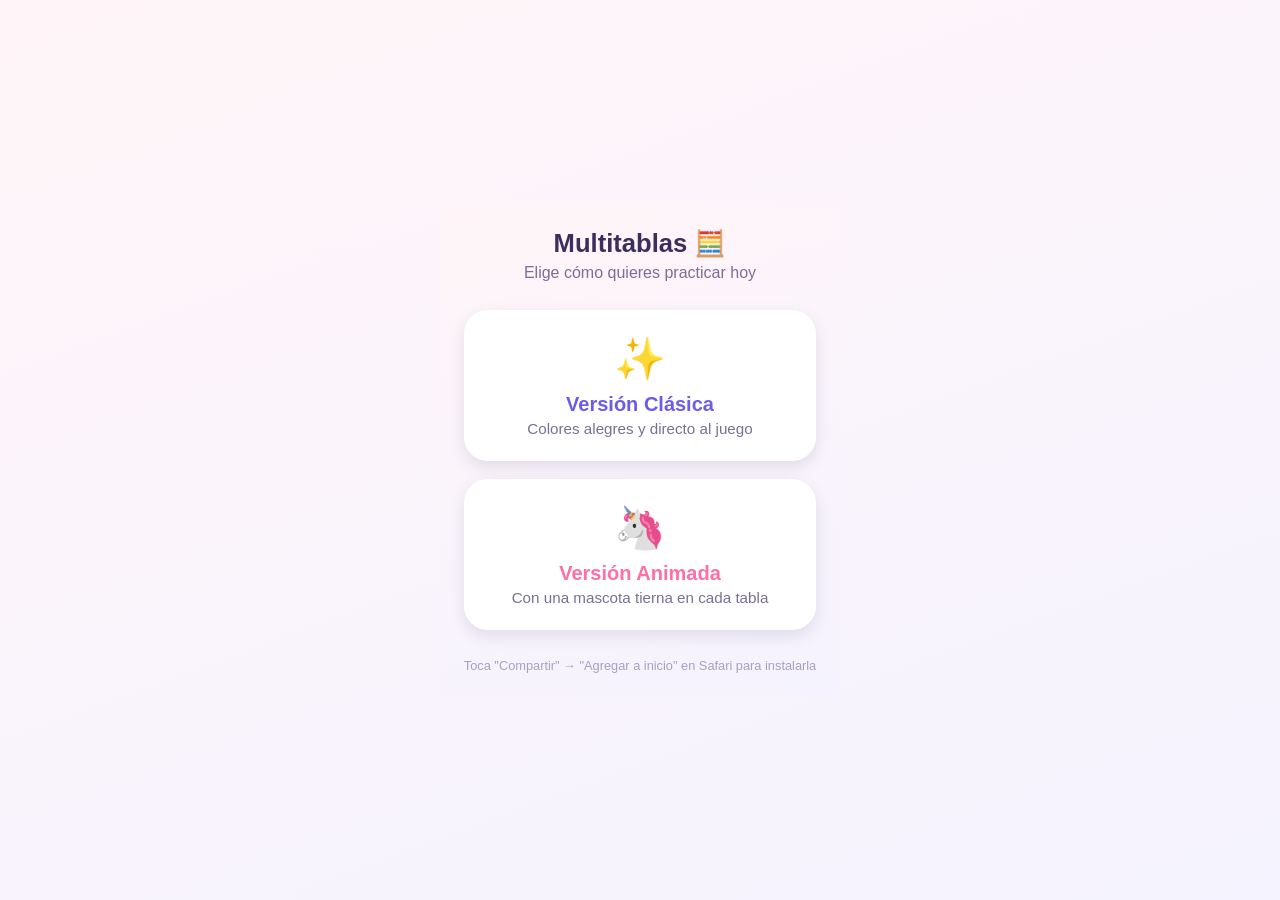
<file: index.html>
<!doctype html>
<html lang="es">
<head>
  <meta charset="UTF-8" />
  <meta name="viewport" content="width=device-width, initial-scale=1, viewport-fit=cover" />
  <title>Multitablas</title>
  <meta name="description" content="Elige tu versión favorita para aprender las tablas de multiplicar." />
  <style>
    * { box-sizing: border-box; }
    html, body {
      margin: 0;
      min-height: 100%;
      font-family: -apple-system, 'SF Pro Rounded', 'Nunito', sans-serif;
      background: linear-gradient(160deg, #fff5f8 0%, #f5f3ff 100%);
      color: #3a2f5c;
      display: flex;
      align-items: center;
      justify-content: center;
      padding: 24px;
    }
    .wrap { max-width: 480px; width: 100%; text-align: center; }
    h1 { font-size: 1.6rem; margin: 0 0 6px; }
    p.sub { color: #7a6f96; margin: 0 0 28px; }
    .cards { display: flex; flex-direction: column; gap: 18px; }
    a.card {
      display: block;
      text-decoration: none;
      color: inherit;
      background: #ffffff;
      border-radius: 24px;
      padding: 24px;
      box-shadow: 0 6px 16px rgba(58, 47, 92, 0.12);
      transition: transform 0.15s ease;
    }
    a.card:active { transform: scale(0.97); }
    .emoji { font-size: 2.6rem; display: block; margin-bottom: 10px; }
    .card h2 { margin: 0 0 4px; font-size: 1.25rem; }
    .card p { margin: 0; color: #7a6f96; font-size: 0.95rem; }
    .clasica h2 { color: #6c5ce7; }
    .animada h2 { color: #ff6fa5; }
    footer { margin-top: 28px; font-size: 0.8rem; color: #a89fc2; }
  </style>
</head>
<body>
  <div class="wrap">
    <h1>Multitablas 🧮</h1>
    <p class="sub">Elige cómo quieres practicar hoy</p>
    <div class="cards">
      <a class="card clasica" href="clasica/index.html">
        <span class="emoji">✨</span>
        <h2>Versión Clásica</h2>
        <p>Colores alegres y directo al juego</p>
      </a>
      <a class="card animada" href="animada/index.html">
        <span class="emoji">🦄</span>
        <h2>Versión Animada</h2>
        <p>Con una mascota tierna en cada tabla</p>
      </a>
    </div>
    <footer>Toca "Compartir" → "Agregar a inicio" en Safari para instalarla</footer>
  </div>
</body>
</html>
</file>
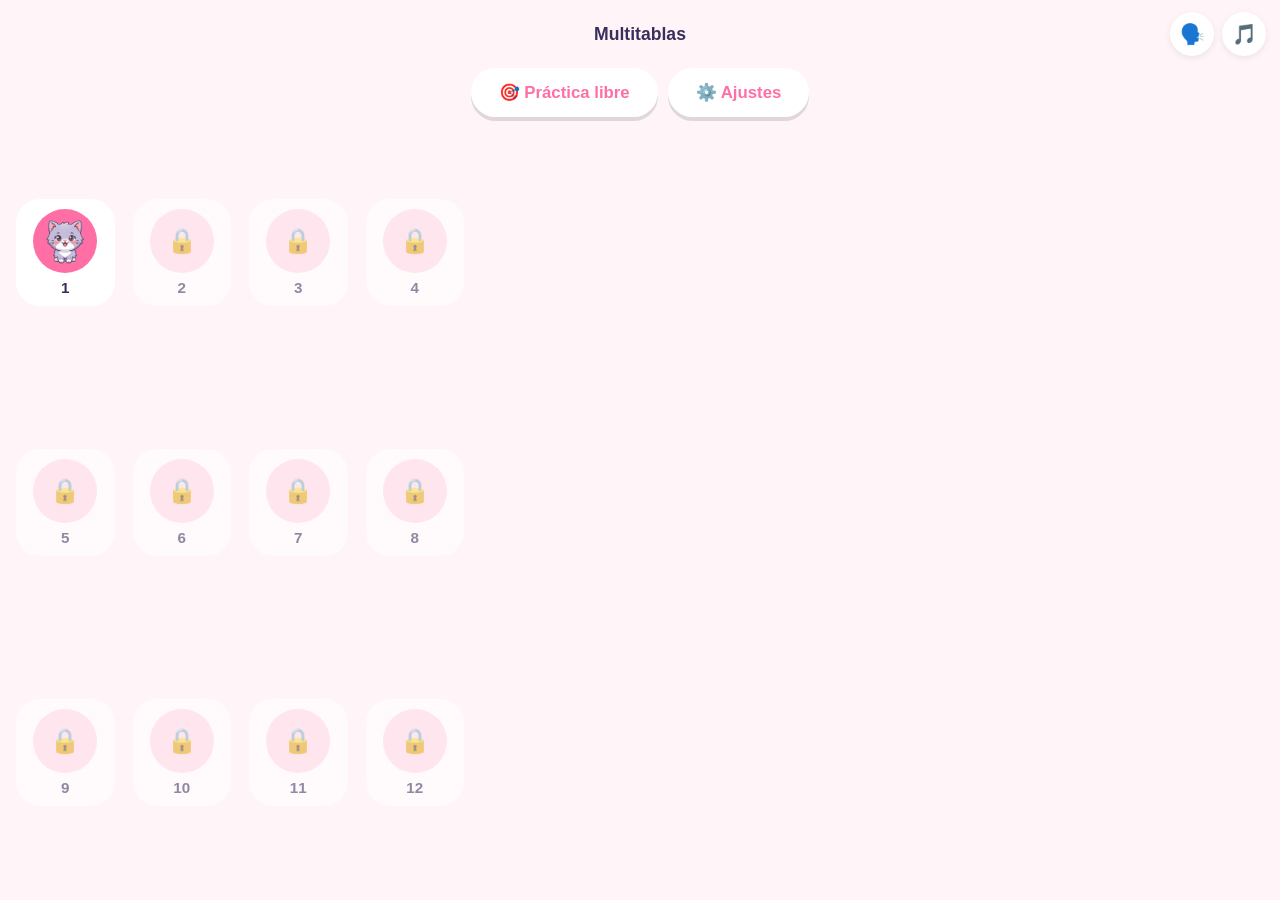
<file: animada/index.html>
<!doctype html>
<html lang="es">
<head>
  <meta charset="UTF-8" />
  <meta name="viewport" content="width=device-width, initial-scale=1, viewport-fit=cover, maximum-scale=1, user-scalable=no" />
  <title>Multitablas Animada</title>
  <meta name="description" content="Aprende las tablas de multiplicar del 1 al 12 jugando con mascotas tiernas." />

  <link rel="manifest" href="manifest.json" />
  <meta name="theme-color" content="#ff6fa5" />
  <meta name="apple-mobile-web-app-capable" content="yes" />
  <meta name="apple-mobile-web-app-status-bar-style" content="black-translucent" />
  <meta name="apple-mobile-web-app-title" content="Multitablas+" />
  <link rel="apple-touch-icon" href="icons/apple-touch-icon.png" />
  <link rel="icon" href="icons/icon-192.png" />

  <link rel="stylesheet" href="../shared/css/base.css" />
  <link rel="stylesheet" href="css/theme-animada.css" />
</head>
<body>
  <div id="app"></div>
  <script type="module" src="js/main.js"></script>
</body>
</html>
</file>
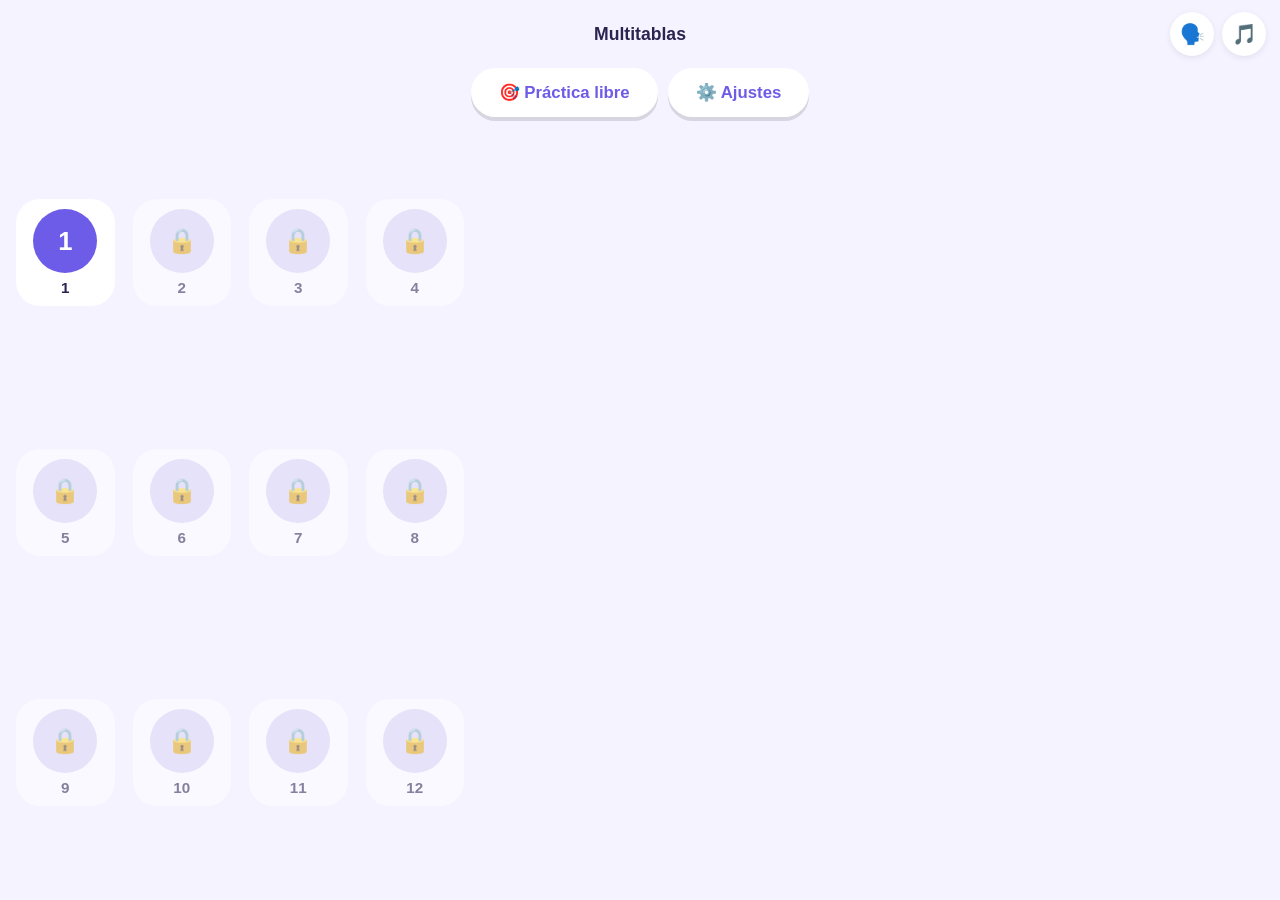
<file: clasica/index.html>
<!doctype html>
<html lang="es">
<head>
  <meta charset="UTF-8" />
  <meta name="viewport" content="width=device-width, initial-scale=1, viewport-fit=cover, maximum-scale=1, user-scalable=no" />
  <title>Multitablas</title>
  <meta name="description" content="Aprende las tablas de multiplicar del 1 al 12 jugando." />

  <link rel="manifest" href="manifest.json" />
  <meta name="theme-color" content="#6c5ce7" />
  <meta name="apple-mobile-web-app-capable" content="yes" />
  <meta name="apple-mobile-web-app-status-bar-style" content="black-translucent" />
  <meta name="apple-mobile-web-app-title" content="Multitablas" />
  <link rel="apple-touch-icon" href="icons/apple-touch-icon.png" />
  <link rel="icon" href="icons/icon-192.png" />

  <link rel="stylesheet" href="../shared/css/base.css" />
  <link rel="stylesheet" href="css/theme-clasica.css" />
</head>
<body>
  <div id="app"></div>
  <script type="module" src="js/main.js"></script>
</body>
</html>
</file>
<file: shared/css/base.css>
/* Layout, componentes y animaciones compartidos por Clásica y Animada.
   Cada versión define sus propias variables de color en theme-*.css. */

* { box-sizing: border-box; }

html, body {
  margin: 0;
  padding: 0;
  height: 100%;
  overscroll-behavior: none;
}

body {
  font-family: var(--font-family, -apple-system, 'SF Pro Rounded', 'Nunito', sans-serif);
  background: var(--color-bg);
  color: var(--color-text);
  -webkit-tap-highlight-color: transparent;
  min-height: 100vh;
  min-height: 100dvh;
}

button {
  font-family: inherit;
  cursor: pointer;
  border: none;
  background: none;
  color: inherit;
}

#app {
  min-height: 100vh;
  min-height: 100dvh;
  display: flex;
  flex-direction: column;
}

/* ---------- Header ---------- */
.app-header {
  display: grid;
  grid-template-columns: 1fr auto 1fr;
  align-items: center;
  padding: max(12px, env(safe-area-inset-top)) 14px 12px;
  gap: 8px;
}

.header-side { display: flex; gap: 8px; }
.header-side-start { justify-content: flex-start; }
.header-side-end { justify-content: flex-end; }

.header-title {
  text-align: center;
  font-size: 1.1rem;
  font-weight: 800;
  margin: 0;
  color: var(--color-text);
  white-space: nowrap;
}

.header-btn {
  width: 44px;
  height: 44px;
  font-size: 1.25rem;
  border-radius: 50%;
  background: var(--color-surface);
  box-shadow: 0 2px 6px rgba(0, 0, 0, 0.08);
  display: flex;
  align-items: center;
  justify-content: center;
  transition: transform 0.12s ease;
}
.header-btn:active { transform: scale(0.9); }

.top-actions {
  display: flex;
  justify-content: center;
  gap: 10px;
  flex-wrap: wrap;
  padding: 0 14px 8px;
}

/* ---------- Botones genéricos ---------- */
.btn {
  padding: 14px 28px;
  border-radius: 999px;
  font-size: 1.05rem;
  font-weight: 800;
  box-shadow: 0 4px 0 rgba(0, 0, 0, 0.12);
  transition: transform 0.08s ease;
}
.btn:active { transform: translateY(2px); box-shadow: 0 2px 0 rgba(0, 0, 0, 0.12); }

.btn-primary { background: var(--color-primary); color: var(--color-on-primary, #fff); }
.btn-secondary { background: var(--color-surface); color: var(--color-primary); }

/* ---------- Mapa de niveles ---------- */
.screen {
  flex: 1;
  padding: 8px 16px 32px;
  display: flex;
  flex-direction: column;
  align-items: center;
  animation: screen-enter 0.32s cubic-bezier(0.22, 1, 0.36, 1) both;
}

@media (prefers-reduced-motion: reduce) {
  .screen { animation: none; }
}

.level-map {
  display: grid;
  grid-template-columns: repeat(3, 1fr);
  gap: 18px;
  max-width: 480px;
  width: 100%;
  padding-top: 12px;
}

.level-node {
  position: relative;
  display: flex;
  flex-direction: column;
  align-items: center;
  gap: 6px;
  padding: 10px 4px;
  border-radius: 24px;
  background: var(--color-surface);
  transition: transform 0.12s ease;
}
.level-node:not(:disabled):active { transform: scale(0.93); }

.level-node .node-badge {
  width: 64px;
  height: 64px;
  border-radius: 50%;
  display: flex;
  align-items: center;
  justify-content: center;
  font-size: 1.6rem;
  background: var(--color-node-locked);
}

.level-node.state-active .node-badge {
  background: var(--color-primary);
  animation: pulse 1.8s ease-in-out infinite;
}

.level-node.state-completed .node-badge {
  background: var(--color-success);
}

.level-node .node-label {
  font-weight: 800;
  font-size: 0.95rem;
  color: var(--color-text);
}

.level-node .node-check {
  position: absolute;
  top: 2px;
  right: 10px;
  background: var(--color-success);
  color: #fff;
  border-radius: 50%;
  width: 22px;
  height: 22px;
  display: flex;
  align-items: center;
  justify-content: center;
  font-size: 0.8rem;
}

.level-node:disabled { opacity: 0.55; }
.lock-icon { font-size: 1.5rem; }

/* ---------- Práctica libre / grilla de tarjetas ---------- */
.libre-hint {
  text-align: center;
  color: var(--color-text-muted, #666);
  max-width: 420px;
  margin: 4px 0 16px;
}

.mixed-review-card {
  display: flex;
  align-items: center;
  gap: 14px;
  width: 100%;
  max-width: 480px;
  padding: 16px 18px;
  margin-bottom: 18px;
  border-radius: 20px;
  background: var(--color-primary);
  color: var(--color-on-primary, #fff);
  box-shadow: 0 4px 10px rgba(0, 0, 0, 0.15);
  text-align: left;
  transition: transform 0.12s ease;
}
.mixed-review-card:active { transform: scale(0.97); }
.mixed-review-icon { font-size: 1.8rem; }
.mixed-review-text { display: flex; flex-direction: column; gap: 2px; }
.mixed-review-title { font-weight: 800; font-size: 1.05rem; }
.mixed-review-sub { font-size: 0.82rem; opacity: 0.9; }

.card-grid {
  display: grid;
  grid-template-columns: repeat(2, 1fr);
  gap: 14px;
  width: 100%;
  max-width: 480px;
}

.game-card, .table-pick {
  display: flex;
  flex-direction: column;
  align-items: center;
  gap: 6px;
  padding: 16px 10px;
  border-radius: 20px;
  background: var(--color-surface);
  box-shadow: 0 3px 8px rgba(0, 0, 0, 0.06);
  text-align: center;
  transition: transform 0.12s ease;
}
.game-card:not(:disabled):active, .table-pick:active { transform: scale(0.95); }

.game-card:disabled { opacity: 0.5; }

.game-card-title { font-weight: 800; font-size: 1rem; }
.game-card-diff {
  font-size: 0.75rem;
  font-weight: 700;
  padding: 2px 10px;
  border-radius: 999px;
  color: #fff;
}
.diff-facil { background: var(--color-success); }
.diff-medio { background: var(--color-warn, #f5a623); }
.diff-dificil { background: var(--color-error); }

.game-card-score, .game-card-hint {
  font-size: 0.8rem;
  color: var(--color-text-muted, #666);
}

.reto-card { border: 2px solid var(--color-accent); }
.reto-card.is-completed { background: var(--color-success-bg, #e9f9ee); }

/* ---------- Hub de tabla ---------- */
.hub-screen { gap: 14px; }
.hub-character .character-slot { width: 140px; height: 140px; margin: 0 auto 8px; }
.btn-estudiar { width: 100%; max-width: 480px; }

/* ---------- Estudiar tabla ---------- */
.study-screen { gap: 16px; }
.study-list {
  list-style: none;
  margin: 0;
  padding: 0;
  width: 100%;
  max-width: 320px;
  display: flex;
  flex-direction: column;
  gap: 8px;
}
.study-row {
  display: grid;
  grid-template-columns: 1fr auto 1fr;
  align-items: center;
  padding: 12px 16px;
  border-radius: 16px;
  background: var(--color-surface);
  box-shadow: 0 2px 6px rgba(0, 0, 0, 0.06);
  font-size: 1.15rem;
  font-weight: 800;
}
.study-op { text-align: right; }
.study-eq { text-align: center; color: var(--color-text-muted, #666); font-weight: 700; }
.study-result { text-align: left; color: var(--color-primary); }

/* ---------- Ajustes ---------- */
.ajustes-screen { gap: 18px; width: 100%; max-width: 420px; margin: 0 auto; }

.age-gate-card {
  display: flex;
  flex-direction: column;
  align-items: center;
  gap: 12px;
  padding: 24px 20px;
  border-radius: 24px;
  background: var(--color-surface);
  box-shadow: 0 3px 8px rgba(0, 0, 0, 0.06);
  width: 100%;
  text-align: center;
}
.age-gate-icon { font-size: 2.4rem; margin: 0; }
.age-gate-text { margin: 0; color: var(--color-text-muted, #666); }
.age-gate-label { font-weight: 700; align-self: flex-start; }
.age-gate-input {
  width: 100%;
  padding: 12px 14px;
  border-radius: 14px;
  border: 2px solid var(--color-node-locked);
  font-size: 1rem;
  font-family: inherit;
  background: var(--color-bg);
  color: var(--color-text);
}
.age-gate-error { color: var(--color-error); font-weight: 700; margin: 0; }

.ajustes-section {
  width: 100%;
  padding: 16px 18px;
  border-radius: 20px;
  background: var(--color-surface);
  box-shadow: 0 3px 8px rgba(0, 0, 0, 0.06);
  display: flex;
  flex-direction: column;
  gap: 12px;
}
.ajustes-heading { margin: 0; font-size: 1.05rem; font-weight: 800; }
.ajustes-hint { margin: 0; font-size: 0.85rem; color: var(--color-text-muted, #666); }
.ajustes-field { display: flex; flex-direction: column; gap: 6px; font-weight: 700; }
.ajustes-field input, .ajustes-field select {
  padding: 10px 12px;
  border-radius: 12px;
  border: 2px solid var(--color-node-locked);
  font-size: 1rem;
  font-family: inherit;
  background: var(--color-bg);
  color: var(--color-text);
}
.ajustes-saved { color: var(--color-success); font-weight: 800; text-align: center; margin: 0; }

/* ---------- Pantalla de juego ---------- */
.game-screen {
  gap: 10px;
  width: 100%;
  max-width: 480px;
  margin: 0 auto;
}

.character-slot { display: flex; align-items: center; justify-content: center; }
.character-slot.size-sm { width: 48px; height: 48px; }
.character-slot.size-md { width: 96px; height: 96px; margin: 0 auto; }
.character-slot.size-lg { width: 120px; height: 120px; margin: 0 auto; }
.character-slot.size-xl { width: 150px; height: 150px; margin: 0 auto; }
.character-slot svg, .character-slot img { width: 100%; height: 100%; object-fit: contain; }

.character-slot.generic .generic-badge {
  width: 100%;
  height: 100%;
  border-radius: 50%;
  display: flex;
  align-items: center;
  justify-content: center;
  font-weight: 900;
  font-size: 1.6rem;
  background: var(--color-primary);
  color: var(--color-on-primary, #fff);
}

.game-progress {
  text-align: center;
  font-weight: 700;
  color: var(--color-text-muted, #666);
  margin: 0;
}

.operation-text {
  text-align: center;
  font-size: 2.4rem;
  font-weight: 900;
  margin: 6px 0;
  color: var(--color-text);
}

/* ---------- Array visual (Juego 1) ---------- */
.array-grid {
  display: grid;
  gap: 8px;
  max-width: 300px;
  width: 100%;
  margin: 12px auto 16px;
  padding: 14px;
  background: var(--color-surface);
  border-radius: 20px;
}
.array-dot {
  aspect-ratio: 1;
  border-radius: 50%;
  background: var(--color-primary);
  min-width: 20px;
  min-height: 20px;
  box-shadow: 0 2px 3px rgba(0, 0, 0, 0.15);
}

/* ---------- Opciones múltiples ---------- */
.choice-grid {
  display: grid;
  grid-template-columns: repeat(2, 1fr);
  gap: 14px;
  width: 100%;
}

.choice-btn {
  padding: 20px 10px;
  border-radius: 20px;
  font-size: 1.6rem;
  font-weight: 800;
  background: var(--color-surface);
  box-shadow: 0 3px 8px rgba(0, 0, 0, 0.08);
  transition: transform 0.1s ease;
}
.choice-btn:active { transform: scale(0.94); }

.choice-btn.is-disabled { pointer-events: none; }
.choice-btn.is-correct, .choice-btn.is-correct-reveal { background: var(--color-success); color: #fff; animation: pop 0.35s ease; }
.choice-btn.is-incorrect { background: var(--color-error); color: #fff; animation: shake 0.4s ease; }

/* ---------- Teclado numérico ---------- */
.answer-display {
  text-align: center;
  font-size: 2.6rem;
  font-weight: 900;
  min-height: 3.2rem;
  color: var(--color-primary);
}

.keypad {
  display: grid;
  grid-template-columns: repeat(3, 1fr);
  gap: 10px;
  width: 100%;
}

.keypad-btn {
  padding: 18px 0;
  font-size: 1.4rem;
  font-weight: 800;
  border-radius: 16px;
  background: var(--color-surface);
  box-shadow: 0 3px 8px rgba(0, 0, 0, 0.08);
  transition: transform 0.1s ease;
}
.keypad-btn:active { transform: scale(0.9); }

.keypad-submit { background: var(--color-success); color: #fff; }
.keypad-delete { background: var(--color-error); color: #fff; }

/* ---------- Timer suave ---------- */
.timer-bar {
  width: 100%;
  height: 10px;
  border-radius: 999px;
  background: var(--color-surface);
  overflow: hidden;
}
.timer-bar-fill {
  height: 100%;
  width: 100%;
  background: var(--color-success);
  border-radius: 999px;
  transition: background-color 0.3s ease;
}
.timer-bar-fill.timer-warn { background: var(--color-warn, #f5a623); }
.timer-bar-fill.timer-low { background: var(--color-error); }

/* ---------- Overlays de feedback ---------- */
.feedback-overlay {
  position: fixed;
  inset: 0;
  display: flex;
  align-items: center;
  justify-content: center;
  background: rgba(0, 0, 0, 0.45);
  z-index: 50;
  padding: 20px;
  animation: fadeIn 0.25s ease;
}

.feedback-card {
  background: var(--color-bg);
  border-radius: 28px;
  padding: 28px 24px;
  max-width: 360px;
  width: 100%;
  text-align: center;
  display: flex;
  flex-direction: column;
  align-items: center;
  gap: 10px;
  animation: pop 0.35s ease;
}

.feedback-icon { font-size: 3rem; }
.is-celebration .feedback-icon {
  animation: icon-pop-bounce 0.9s cubic-bezier(0.36, 1.8, 0.4, 1) both;
}
.is-fanfarria .feedback-icon { font-size: 3.6rem; }
.feedback-title { font-size: 1.4rem; font-weight: 900; }
.feedback-message { color: var(--color-text-muted, #666); }

.confetti {
  position: fixed;
  inset: 0;
  pointer-events: none;
  overflow: hidden;
}
.confetti-piece {
  position: absolute;
  top: -10%;
  width: 10px;
  height: 16px;
  border-radius: 3px;
  animation: confetti-fall 2.4s linear infinite;
}
.confetti-piece.shape-circle { border-radius: 50%; }
.confetti-piece.shape-star {
  width: 14px;
  height: 14px;
  clip-path: polygon(50% 0%, 61% 35%, 98% 35%, 68% 57%, 79% 91%, 50% 70%, 21% 91%, 32% 57%, 2% 35%, 39% 35%);
}
.piece-0 { left: 5%; background: #ff6b6b; animation-delay: 0s; }
.piece-1 { left: 20%; background: #ffd93d; animation-delay: 0.3s; }
.piece-2 { left: 38%; background: #6bcB77; animation-delay: 0.6s; }
.piece-3 { left: 55%; background: #4d96ff; animation-delay: 0.15s; }
.piece-4 { left: 72%; background: #c17fff; animation-delay: 0.45s; }
.piece-5 { left: 88%; background: #ff9f4d; animation-delay: 0.75s; }

/* ---------- Animaciones ---------- */
@keyframes pulse {
  0%, 100% { transform: scale(1); }
  50% { transform: scale(1.06); }
}
@keyframes pop {
  0% { transform: scale(0.85); opacity: 0; }
  100% { transform: scale(1); opacity: 1; }
}
@keyframes shake {
  0%, 100% { transform: translateX(0); }
  25% { transform: translateX(-6px); }
  75% { transform: translateX(6px); }
}
@keyframes fadeIn {
  from { opacity: 0; }
  to { opacity: 1; }
}
@keyframes confetti-fall {
  0% { transform: translateY(-10vh) rotate(0deg); opacity: 1; }
  100% { transform: translateY(110vh) rotate(360deg); opacity: 0.9; }
}
@keyframes icon-pop-bounce {
  0% { transform: scale(0) rotate(-15deg); opacity: 0; }
  60% { transform: scale(1.25) rotate(8deg); opacity: 1; }
  80% { transform: scale(0.95) rotate(-4deg); }
  100% { transform: scale(1) rotate(0deg); }
}
@keyframes idle-breathe {
  0%, 100% { transform: scale(1); }
  50% { transform: scale(1.035); }
}

/* Expresiones de personaje/mascota genérica según data-expr */
.generic-badge.expr-triste { background: var(--color-error); }
.generic-badge.expr-feliz, .generic-badge.expr-celebrando { background: var(--color-success); }
.generic-badge.expr-neutral { animation: idle-breathe 3.4s ease-in-out infinite; }

@media (prefers-reduced-motion: reduce) {
  .generic-badge.expr-neutral, .mascota[data-expr='neutral'] { animation: none; }
}

@media (min-width: 480px) {
  .level-map { grid-template-columns: repeat(4, 1fr); }
}
</file>
<file: animada/css/theme-animada.css>
/* Paleta y tipografía de la versión Animada: cálida, lúdica, con mascotas por tabla. */
:root {
  --font-family: -apple-system, 'SF Pro Rounded', 'Nunito', sans-serif;

  --color-bg: #fff5f8;
  --color-surface: #ffffff;
  --color-text: #3a2f5c;
  --color-text-muted: #7a6f96;

  --color-primary: #ff6fa5;
  --color-on-primary: #ffffff;
  --color-accent: #ffa36f;

  --color-success: #2ecc71;
  --color-success-bg: #e8fbf0;
  --color-warn: #f5a623;
  --color-error: #ff6b6b;

  --color-node-locked: #ffd9e6;
}

/* La mascota es un <img> cuyo src cambia entre las 4 expresiones (ver
   personajes/index.js y components.js:setCharacterExpression) — el
   data-expr solo dispara la animación correspondiente. */
.mascota { display: block; transition: transform 0.25s ease; }
.mascota[data-expr='feliz'] { animation: mascota-bounce 0.5s ease; }
.mascota[data-expr='triste'] { animation: mascota-shake 0.4s ease; }
.mascota[data-expr='celebrando'] { animation: mascota-celebra 0.7s ease infinite alternate; }

/* Vida propia en reposo: respira suave, no queda congelada esperando la
   siguiente respuesta. */
.mascota[data-expr='neutral'] { animation: idle-breathe 3.4s ease-in-out infinite; }

@keyframes mascota-bounce {
  0% { transform: scale(1); }
  40% { transform: scale(1.12); }
  100% { transform: scale(1); }
}
@keyframes mascota-celebra {
  0% { transform: scale(1) rotate(-4deg) translateY(0); }
  50% { transform: scale(1.15) rotate(4deg) translateY(-6px); }
  100% { transform: scale(1.05) rotate(-2deg) translateY(0); }
}
@keyframes mascota-shake {
  0%, 100% { transform: translateX(0) rotate(0); }
  25% { transform: translateX(-4px) rotate(-4deg); }
  75% { transform: translateX(4px) rotate(4deg); }
}
@media (prefers-reduced-motion: reduce) {
  .mascota[data-expr='neutral'],
  .mascota[data-expr='celebrando'] {
    animation: none;
  }
}
</file>
<file: clasica/css/theme-clasica.css>
/* Paleta y tipografía de la versión Clásica: limpia, alegre, sin mascotas por tabla. */
:root {
  --font-family: -apple-system, 'SF Pro Rounded', 'Nunito', sans-serif;

  --color-bg: #f5f3ff;
  --color-surface: #ffffff;
  --color-text: #2b2350;
  --color-text-muted: #6b6289;

  --color-primary: #6c5ce7;
  --color-on-primary: #ffffff;
  --color-accent: #a29bfe;

  --color-success: #2ecc71;
  --color-success-bg: #e8fbf0;
  --color-warn: #f5a623;
  --color-error: #ff6b6b;

  --color-node-locked: #d9d5f5;
}
</file>
